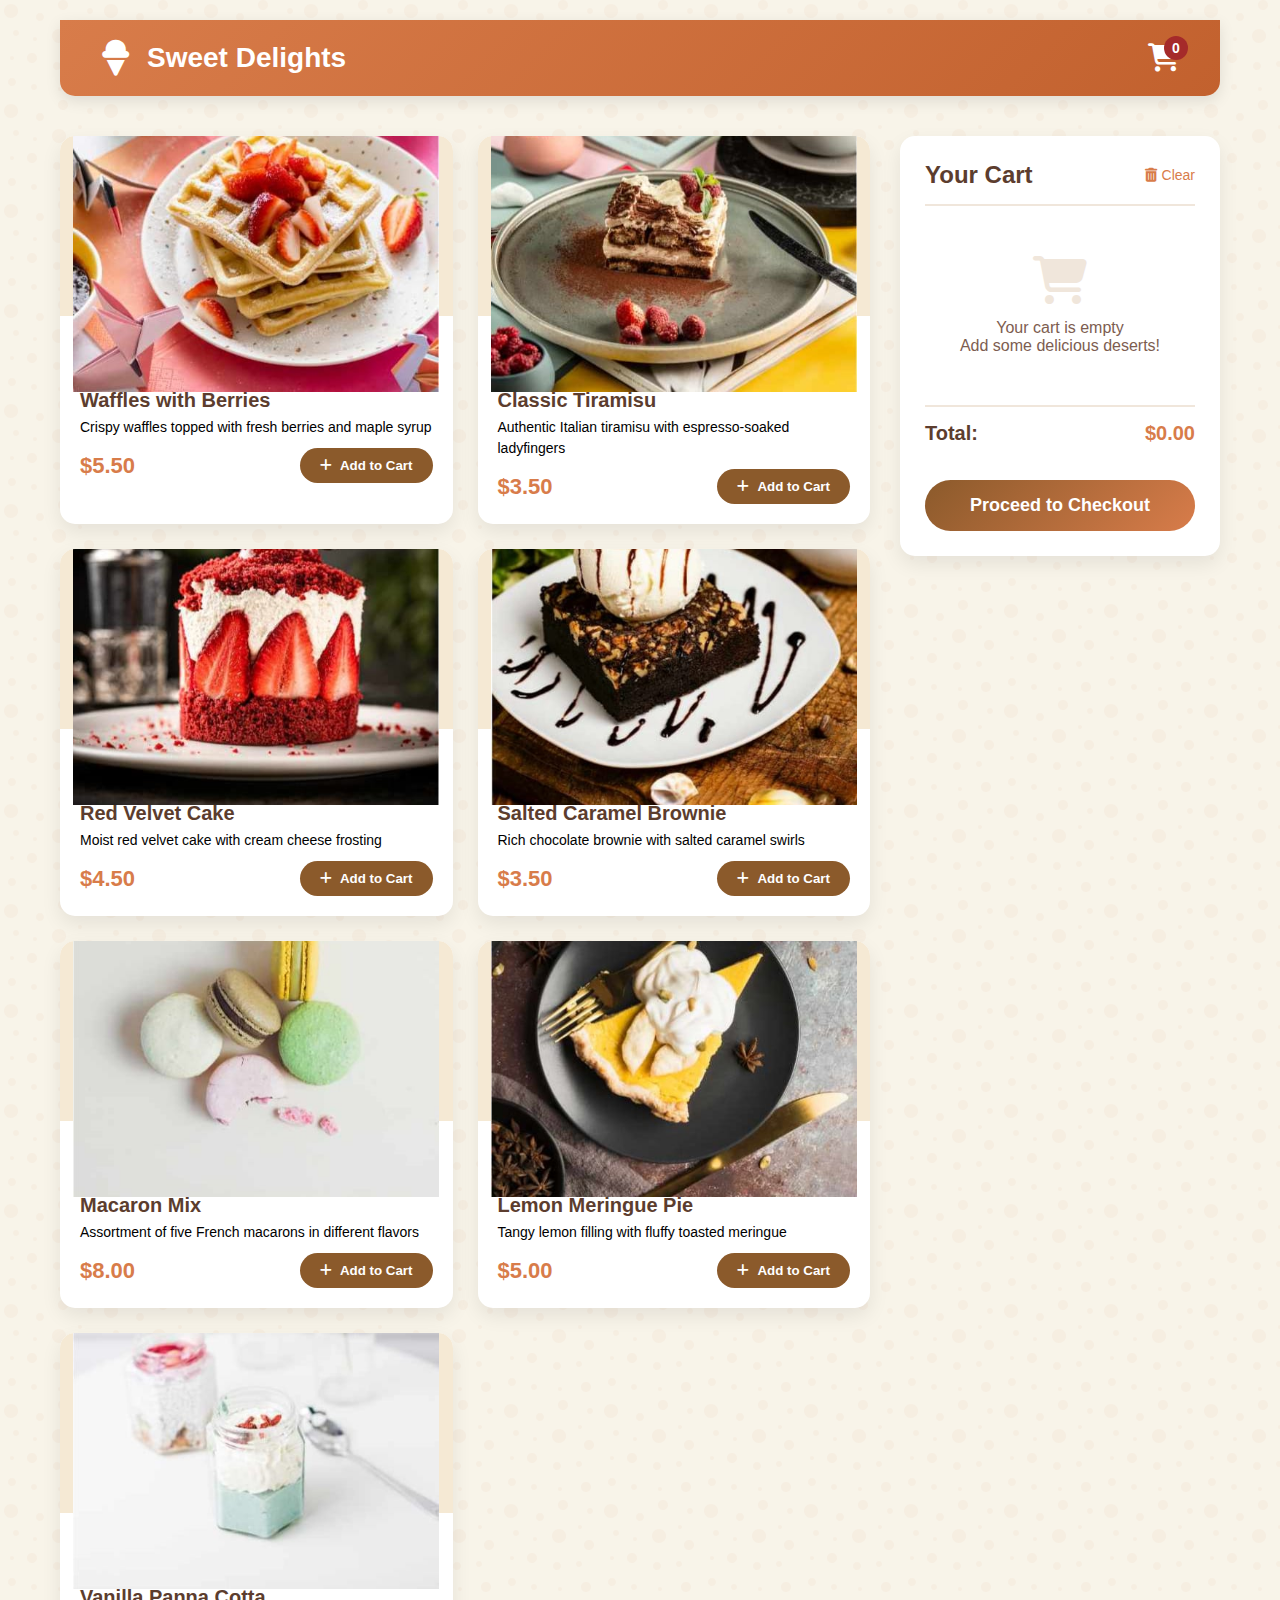
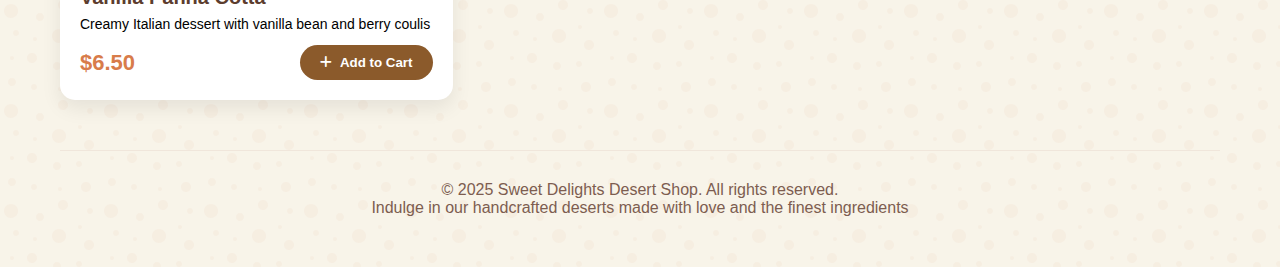
<file: index2.html>
<!DOCTYPE html>
<html lang="en">
<head>
  <meta charset="UTF-8">
  <meta name="viewport" content="width=device-width, initial-scale=1.0">
  <title>Sweet Delights Desert Shop</title>
  <link rel="stylesheet" href="https://cdnjs.cloudflare.com/ajax/libs/font-awesome/6.4.0/css/all.min.css">
  <link rel="stylesheet" href="input2.css">
  
</head>
<body>
  <div class="container">
    <!-- Header -->
    <header>
      <div class="logo">
        <i class="fas fa-ice-cream"></i>
        Sweet Delights
      </div>
      <div class="cart-icon" id="cartIcon">
        <i class="fas fa-shopping-cart"></i>
        <div class="cart-count" id="cartCount">0</div>
      </div>
    </header>
    
    <!-- Main Content -->
    <div class="main-content">
      <!-- Products Grid -->
      <div class="products-grid">
        <!-- Product 1 -->
        <div class="product-card">
          <div class="product-image">
            <i class=""><img src="assets/images/image-waffle-desktop.jpg" alt=""></i>
             <!-- <img src="assets/images/image-waffle-desktop.jpg" alt=""> -->
          </div>
          <div class="product-details">
            <h3 class="product-title">Waffles with Berries</h3>
            <p class="product-description">Crispy waffles topped with fresh berries and maple syrup</p>
            <div class="product-footer">
              <div class="product-price">$5.50</div>
              <button class="add-to-cart" data-id="1" data-name="Waffles with Berries" data-price="5.50">
                <i class="fas fa-plus"></i> Add to Cart
              </button>
            </div>
          </div>
        </div>
        
        <!-- Product 2 -->
        <div class="product-card">
          <div class="product-image">
            <i class=""><img src="assets/images/image-tiramisu-desktop.jpg" alt=""></i>
          </div>
          <div class="product-details">
            <h3 class="product-title">Classic Tiramisu</h3>
            <p class="product-description">Authentic Italian tiramisu with espresso-soaked ladyfingers</p>
            <div class="product-footer">
              <div class="product-price">$3.50</div>
              <button class="add-to-cart" data-id="2" data-name="Classic Tiramisu" data-price="3.50">
                <i class="fas fa-plus"></i> Add to Cart
              </button>
            </div>
          </div>
        </div>
        
        <!-- Product 3 -->
        <div class="product-card">
          <div class="product-image">
            <i class=""><img src="assets/images/image-cake-desktop.jpg" alt=""></i>
          </div>
          <div class="product-details">
            <h3 class="product-title">Red Velvet Cake</h3>
            <p class="product-description">Moist red velvet cake with cream cheese frosting</p>
            <div class="product-footer">
              <div class="product-price">$4.50</div>
              <button class="add-to-cart" data-id="3" data-name="Red Velvet Cake" data-price="4.50">
                <i class="fas fa-plus"></i> Add to Cart
              </button>
            </div>
          </div>
        </div>
        
        <!-- Product 4 -->
        <div class="product-card">
          <div class="product-image">
            <i class=""><img src="assets/images/image-brownie-desktop.jpg" alt=""></i>
          </div>
          <div class="product-details">
            <h3 class="product-title">Salted Caramel Brownie</h3>
            <p class="product-description">Rich chocolate brownie with salted caramel swirls</p>
            <div class="product-footer">
              <div class="product-price">$3.50</div>
              <button class="add-to-cart" data-id="4" data-name="Salted Caramel Brownie" data-price="3.50">
                <i class="fas fa-plus"></i> Add to Cart
              </button>
            </div>
          </div>
        </div>
        
        <!-- Product 5 -->
        <div class="product-card">
          <div class="product-image">
            <i class=""><img src="assets/images/image-macaron-desktop.jpg" alt=""></i>
          </div>
          <div class="product-details">
            <h3 class="product-title">Macaron Mix</h3>
            <p class="product-description">Assortment of five French macarons in different flavors</p>
            <div class="product-footer">
              <div class="product-price">$8.00</div>
              <button class="add-to-cart" data-id="5" data-name="Macaron Mix" data-price="8.00">
                <i class="fas fa-plus"></i> Add to Cart
              </button>
            </div>
          </div>
        </div>
        
        <!-- Product 6 -->
        <div class="product-card">
          <div class="product-image">
            <i class=""><img src="assets/images/image-meringue-desktop.jpg" alt=""></i>
          </div>
          <div class="product-details">
            <h3 class="product-title">Lemon Meringue Pie</h3>
            <p class="product-description">Tangy lemon filling with fluffy toasted meringue</p>
            <div class="product-footer">
              <div class="product-price">$5.00</div>
              <button class="add-to-cart" data-id="6" data-name="Lemon Meringue Pie" data-price="5.00">
                <i class="fas fa-plus"></i> Add to Cart
              </button>
            </div>
          </div>
        </div>
        
        <!-- Product 7 -->
        <div class="product-card">
          <div class="product-image">
            <i class=""><img src="assets/images/image-panna-cotta-desktop.jpg" alt=""></i>
          </div>
          <div class="product-details">
            <h3 class="product-title">Vanilla Panna Cotta</h3>
            <p class="product-description">Creamy Italian dessert with vanilla bean and berry coulis</p>
            <div class="product-footer">
              <div class="product-price">$6.50</div>
              <button class="add-to-cart" data-id="7" data-name="Vanilla Panna Cotta" data-price="6.50">
                <i class="fas fa-plus"></i> Add to Cart
              </button>
            </div>
          </div>
        </div>
      </div>
      
      <!-- Cart Sidebar -->
      <div class="cart-sidebar">
        <div class="cart-header">
          <h2 class="cart-title">Your Cart</h2>
          <button class="clear-cart" id="clearCart">
            <i class="fas fa-trash-alt"></i> Clear
          </button>
        </div>
        
        <div class="cart-items" id="cartItems">
          <div class="empty-cart-message">
            <i class="fas fa-shopping-cart"></i>
            <p>Your cart is empty</p>
            <p>Add some delicious deserts!</p>
          </div>
        </div>
        
        <div class="cart-total">
          <span class="total-label">Total:</span>
          <span class="total-amount" id="cartTotal">$0.00</span>
        </div>
        
        <button class="checkout-btn">Proceed to Checkout</button>
      </div>
    </div>
    
    <!-- Footer -->
    <footer>
      <p>&copy; 2025 Sweet Delights Desert Shop. All rights reserved.</p>
      <p>Indulge in our handcrafted deserts made with love and the finest ingredients</p>
    </footer>
  </div>

<script src="script2.js"></script>
</body>
</html>
</file>
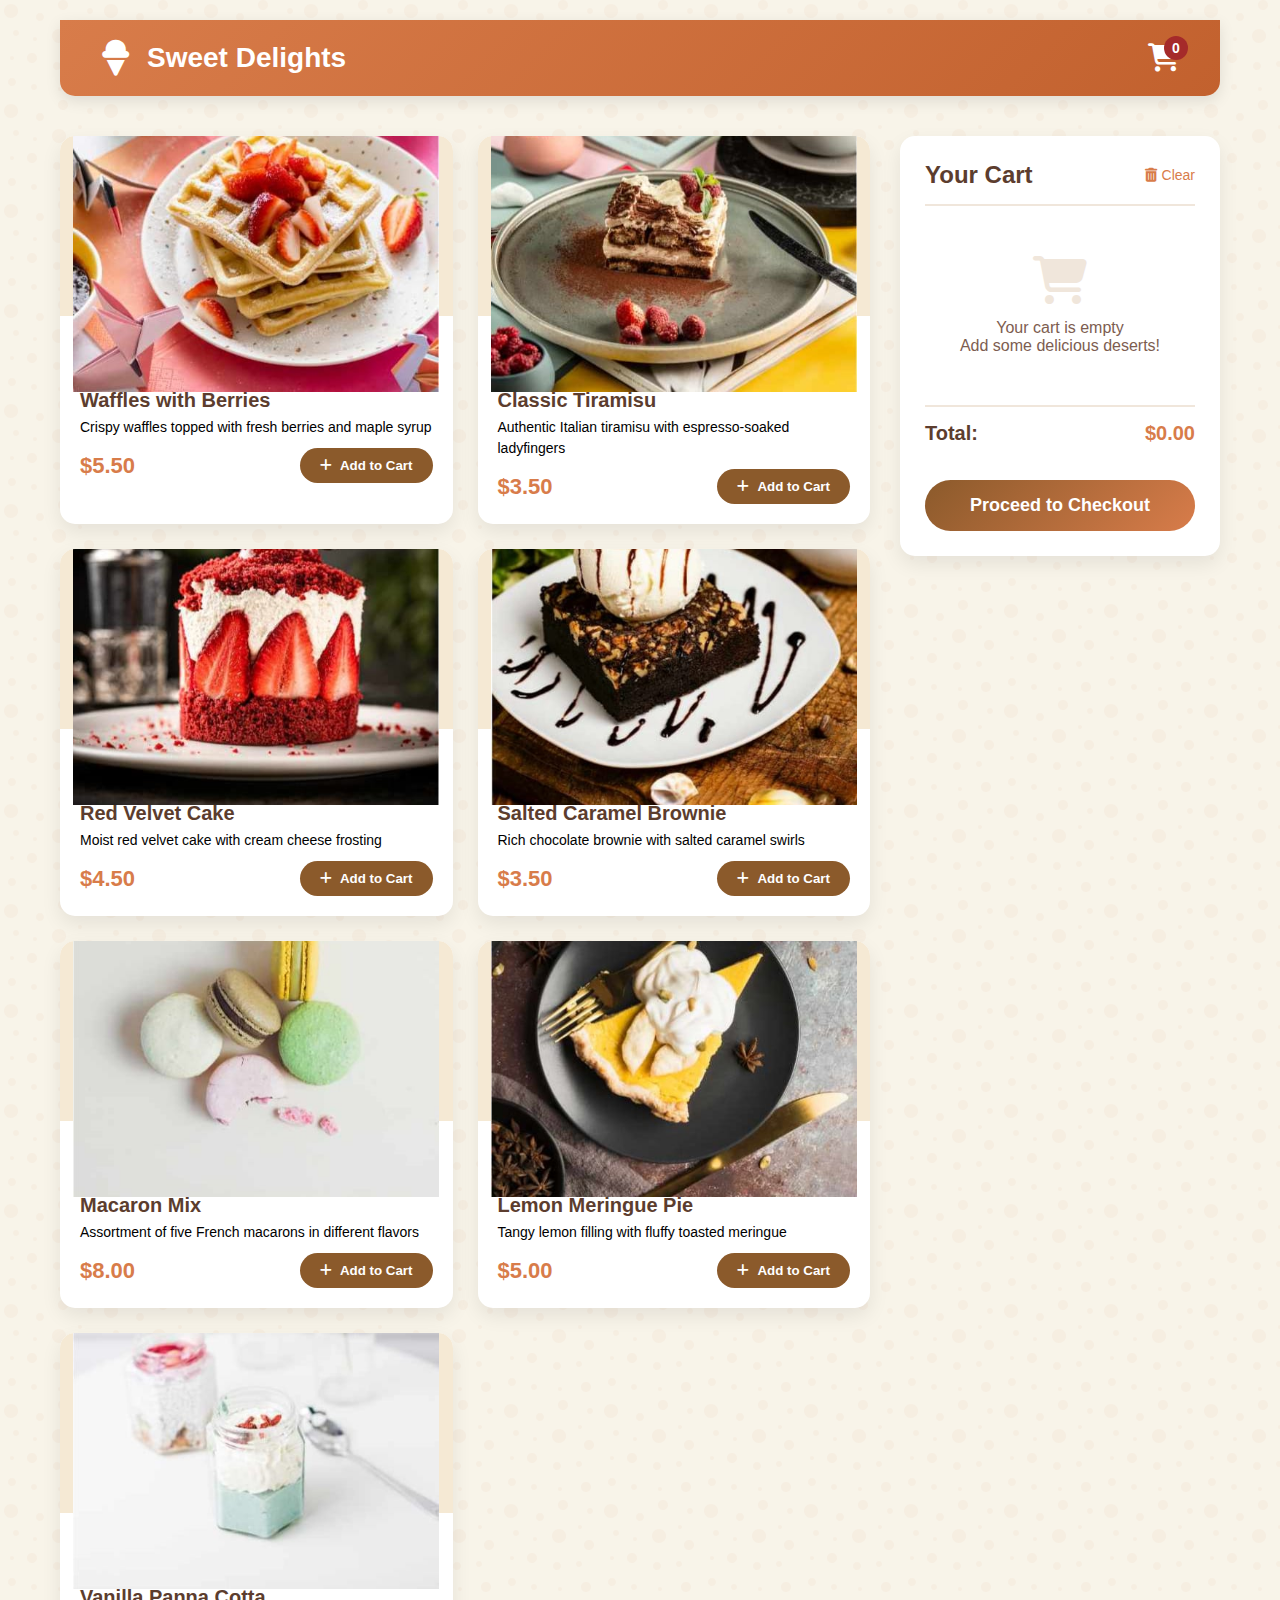
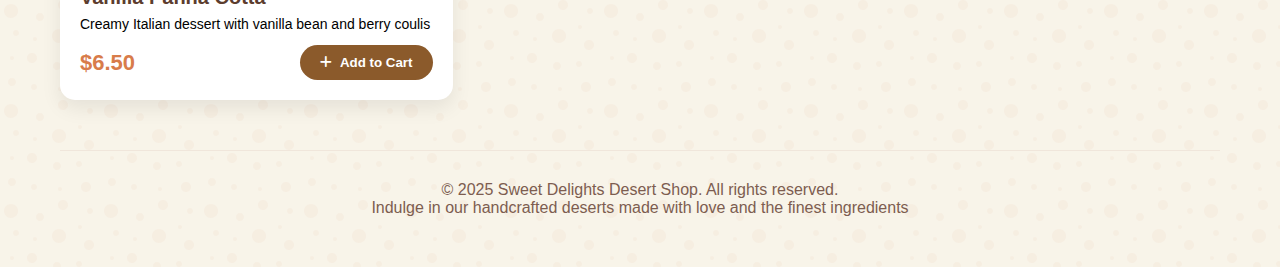
<file: menu.html>
<!DOCTYPE html>
<html lang="en">
<head>
  <meta charset="UTF-8">
  <meta name="viewport" content="width=device-width, initial-scale=1.0">
  <title>Sweet Delights Desert Shop</title>
  <link rel="stylesheet" href="https://cdnjs.cloudflare.com/ajax/libs/font-awesome/6.4.0/css/all.min.css">
  <link rel="stylesheet" href="input2.css">
  
</head>
<body>
  <div class="container">
    <!-- Header -->
    <header>
      <div class="logo">
        <i class="fas fa-ice-cream"></i>
        Sweet Delights
      </div>
      <div class="cart-icon" id="cartIcon">
        <i class="fas fa-shopping-cart"></i>
        <div class="cart-count" id="cartCount">0</div>
      </div>
    </header>
    
    <!-- Main Content -->
    <div class="main-content">
      <!-- Products Grid -->
      <div class="products-grid">
        <!-- Product 1 -->
        <div class="product-card">
          <div class="product-image">
            <i class=""><img src="assets/images/image-waffle-desktop.jpg" alt=""></i>
             <!-- <img src="assets/images/image-waffle-desktop.jpg" alt=""> -->
          </div>
          <div class="product-details">
            <h3 class="product-title">Waffles with Berries</h3>
            <p class="product-description">Crispy waffles topped with fresh berries and maple syrup</p>
            <div class="product-footer">
              <div class="product-price">$5.50</div>
              <button class="add-to-cart" data-id="1" data-name="Waffles with Berries" data-price="5.50">
                <i class="fas fa-plus"></i> Add to Cart
              </button>
            </div>
          </div>
        </div>
        
        <!-- Product 2 -->
        <div class="product-card">
          <div class="product-image">
            <i class=""><img src="assets/images/image-tiramisu-desktop.jpg" alt=""></i>
          </div>
          <div class="product-details">
            <h3 class="product-title">Classic Tiramisu</h3>
            <p class="product-description">Authentic Italian tiramisu with espresso-soaked ladyfingers</p>
            <div class="product-footer">
              <div class="product-price">$3.50</div>
              <button class="add-to-cart" data-id="2" data-name="Classic Tiramisu" data-price="3.50">
                <i class="fas fa-plus"></i> Add to Cart
              </button>
            </div>
          </div>
        </div>
        
        <!-- Product 3 -->
        <div class="product-card">
          <div class="product-image">
            <i class=""><img src="assets/images/image-cake-desktop.jpg" alt=""></i>
          </div>
          <div class="product-details">
            <h3 class="product-title">Red Velvet Cake</h3>
            <p class="product-description">Moist red velvet cake with cream cheese frosting</p>
            <div class="product-footer">
              <div class="product-price">$4.50</div>
              <button class="add-to-cart" data-id="3" data-name="Red Velvet Cake" data-price="4.50">
                <i class="fas fa-plus"></i> Add to Cart
              </button>
            </div>
          </div>
        </div>
        
        <!-- Product 4 -->
        <div class="product-card">
          <div class="product-image">
            <i class=""><img src="assets/images/image-brownie-desktop.jpg" alt=""></i>
          </div>
          <div class="product-details">
            <h3 class="product-title">Salted Caramel Brownie</h3>
            <p class="product-description">Rich chocolate brownie with salted caramel swirls</p>
            <div class="product-footer">
              <div class="product-price">$3.50</div>
              <button class="add-to-cart" data-id="4" data-name="Salted Caramel Brownie" data-price="3.50">
                <i class="fas fa-plus"></i> Add to Cart
              </button>
            </div>
          </div>
        </div>
        
        <!-- Product 5 -->
        <div class="product-card">
          <div class="product-image">
            <i class=""><img src="assets/images/image-macaron-desktop.jpg" alt=""></i>
          </div>
          <div class="product-details">
            <h3 class="product-title">Macaron Mix</h3>
            <p class="product-description">Assortment of five French macarons in different flavors</p>
            <div class="product-footer">
              <div class="product-price">$8.00</div>
              <button class="add-to-cart" data-id="5" data-name="Macaron Mix" data-price="8.00">
                <i class="fas fa-plus"></i> Add to Cart
              </button>
            </div>
          </div>
        </div>
        
        <!-- Product 6 -->
        <div class="product-card">
          <div class="product-image">
            <i class=""><img src="assets/images/image-meringue-desktop.jpg" alt=""></i>
          </div>
          <div class="product-details">
            <h3 class="product-title">Lemon Meringue Pie</h3>
            <p class="product-description">Tangy lemon filling with fluffy toasted meringue</p>
            <div class="product-footer">
              <div class="product-price">$5.00</div>
              <button class="add-to-cart" data-id="6" data-name="Lemon Meringue Pie" data-price="5.00">
                <i class="fas fa-plus"></i> Add to Cart
              </button>
            </div>
          </div>
        </div>
        
        <!-- Product 7 -->
        <div class="product-card">
          <div class="product-image">
            <i class=""><img src="assets/images/image-panna-cotta-desktop.jpg" alt=""></i>
          </div>
          <div class="product-details">
            <h3 class="product-title">Vanilla Panna Cotta</h3>
            <p class="product-description">Creamy Italian dessert with vanilla bean and berry coulis</p>
            <div class="product-footer">
              <div class="product-price">$6.50</div>
              <button class="add-to-cart" data-id="7" data-name="Vanilla Panna Cotta" data-price="6.50">
                <i class="fas fa-plus"></i> Add to Cart
              </button>
            </div>
          </div>
        </div>
      </div>
      
      <!-- Cart Sidebar -->
      <div class="cart-sidebar">
        <div class="cart-header">
          <h2 class="cart-title">Your Cart</h2>
          <button class="clear-cart" id="clearCart">
            <i class="fas fa-trash-alt"></i> Clear
          </button>
        </div>
        
        <div class="cart-items" id="cartItems">
          <div class="empty-cart-message">
            <i class="fas fa-shopping-cart"></i>
            <p>Your cart is empty</p>
            <p>Add some delicious deserts!</p>
          </div>
        </div>
        
        <div class="cart-total">
          <span class="total-label">Total:</span>
          <span class="total-amount" id="cartTotal">$0.00</span>
        </div>
        
        <button class="checkout-btn">Proceed to Checkout</button>
      </div>
    </div>
    
    <!-- Footer -->
    <footer>
      <p>&copy; 2025 Sweet Delights Desert Shop. All rights reserved.</p>
      <p>Indulge in our handcrafted deserts made with love and the finest ingredients</p>
    </footer>
  </div>

<script src="script2.js"></script>
</body>
</html>
</file>
<file: input2.css>
* {
      margin: 0;
      padding: 0;
      box-sizing: border-box;
      font-family: 'Segoe UI', Tahoma, Geneva, Verdana, sans-serif;
    }
    
    body {
      background-color: #f8f4e9;
      color: #5c3d2e;
      background-image: url("data:image/svg+xml,%3Csvg width='100' height='100' viewBox='0 0 100 100' xmlns='http://www.w3.org/2000/svg'%3E%3Cpath d='M11 18c3.866 0 7-3.134 7-7s-3.134-7-7-7-7 3.134-7 7 3.134 7 7 7zm48 25c3.866 0 7-3.134 7-7s-3.134-7-7-7-7 3.134-7 7 3.134 7 7 7zm-43-7c1.657 0 3-1.343 3-3s-1.343-3-3-3-3 1.343-3 3 1.343 3 3 3zm63 31c1.657 0 3-1.343 3-3s-1.343-3-3-3-3 1.343-3 3 1.343 3 3 3zM34 90c1.657 0 3-1.343 3-3s-1.343-3-3-3-3 1.343-3 3 1.343 3 3 3zm56-76c1.657 0 3-1.343 3-3s-1.343-3-3-3-3 1.343-3 3 1.343 3 3 3zM12 86c2.21 0 4-1.79 4-4s-1.79-4-4-4-4 1.79-4 4 1.79 4 4 4zm28-65c2.21 0 4-1.79 4-4s-1.79-4-4-4-4 1.79-4 4 1.79 4 4 4zm23-11c2.76 0 5-2.24 5-5s-2.24-5-5-5-5 2.24-5 5 2.24 5 5 5zm-6 60c2.21 0 4-1.79 4-4s-1.79-4-4-4-4 1.79-4 4 1.79 4 4 4zm29 22c2.76 0 5-2.24 5-5s-2.24-5-5-5-5 2.24-5 5 2.24 5 5 5zM32 63c2.76 0 5-2.24 5-5s-2.24-5-5-5-5 2.24-5 5 2.24 5 5 5zm57-13c2.76 0 5-2.24 5-5s-2.24-5-5-5-5 2.24-5 5 2.24 5 5 5zm-9-21c1.105 0 2-.895 2-2s-.895-2-2-2-2 .895-2 2 .895 2 2 2zM60 91c1.105 0 2-.895 2-2s-.895-2-2-2-2 .895-2 2 .895 2 2 2zM35 41c1.105 0 2-.895 2-2s-.895-2-2-2-2 .895-2 2 .895 2 2 2zM12 60c1.105 0 2-.895 2-2s-.895-2-2-2-2 .895-2 2 .895 2 2 2z' fill='%23d87c4a' fill-opacity='0.05' fill-rule='evenodd'/%3E%3C/svg%3E");
    }

    /* p{
        color: black;
    } */
    
    .container {
      max-width: 1200px;
      margin: 0 auto;
      padding: 20px;
    }
    
    /* Header Styles */
    header {
      background: linear-gradient(135deg, #d87c4a, #c2612e);
      color: white;
      padding: 20px 40px;
      border-radius: 0 0 15px 15px;
      box-shadow: 0 5px 15px rgba(0, 0, 0, 0.1);
      display: flex;
      justify-content: space-between;
      align-items: center;
      margin-bottom: 40px;
    }
    
    .logo {
      display: flex;
      align-items: center;
      font-size: 28px;
      font-weight: bold;
    }
    
    .logo i {
      margin-right: 15px;
      font-size: 36px;
    }
    
    .cart-icon {
      position: relative;
      cursor: pointer;
    }
    
    .cart-icon i {
      font-size: 28px;
    }
    
    .cart-count {
      position: absolute;
      top: -8px;
      right: -8px;
      background: #a52a2a;
      color: white;
      width: 24px;
      height: 24px;
      border-radius: 50%;
      display: flex;
      justify-content: center;
      align-items: center;
      font-size: 14px;
      font-weight: bold;
    }
    
    /* Main Content */
    .main-content {
      display: flex;
      gap: 30px;
    }
    
    /* Products Grid */
    .products-grid {
      flex: 3;
      display: grid;
      grid-template-columns: repeat(auto-fill, minmax(280px, 1fr));
      gap: 25px;
    }
    
    .product-card {
      background: white;
      border-radius: 15px;
      overflow: hidden;
      box-shadow: 0 8px 20px rgba(0, 0, 0, 0.08);
      transition: transform 0.3s, box-shadow 0.3s;
    }
    
    .product-card:hover {
      transform: translateY(-10px);
      box-shadow: 0 15px 30px rgba(0, 0, 0, 0.15);
    }
    
    .product-image {
      height: 180px;
      display: flex;
      justify-content: center;
      align-items: center;
      background: #f5e9d4;
    }
    
    .product-image img {
      max-width: 100%;
      max-height: 350px;
      object-fit: cover;
    }
    .product-image i {
      font-size: 80px;
      color: #d87c4a;
    }
    
    .product-details {
      padding: 20px;
    }
    
    .product-title {
      font-size: 20px;
      font-weight: bold;
      margin-bottom: 5px;
      margin-top: 53px;
      color: #5c3d2e;
    }
    
    .product-description {
      color: black;
      margin-bottom: 10px;
      /* margin-top: 50px; */
      font-size: 14px;
      line-height: 1.5;
    }
    
    .product-footer {
      display: flex;
      justify-content: space-between;
      align-items: center;
    }
    
    .product-price {
      font-size: 22px;
      font-weight: bold;
      color: #d87c4a;
    }
    
    .add-to-cart {
      background: #8B5A2B;
      color: white;
      border: none;
      padding: 10px 20px;
      border-radius: 30px;
      cursor: pointer;
      font-weight: 600;
      display: flex;
      align-items: center;
      gap: 8px;
      transition: background 0.3s;
    }
    
    .add-to-cart:hover {
      background: #a52a2a;
    }
    
    /* Cart Sidebar */
    .cart-sidebar {
      flex: 1;
      background: white;
      border-radius: 15px;
      padding: 25px;
      box-shadow: 0 8px 20px rgba(0, 0, 0, 0.08);
      height: fit-content;
    }
    
    .cart-header {
      display: flex;
      justify-content: space-between;
      align-items: center;
      border-bottom: 2px solid #f0e6db;
      padding-bottom: 15px;
      margin-bottom: 20px;
    }
    
    .cart-title {
      font-size: 24px;
      font-weight: bold;
      color: #5c3d2e;
    }
    
    .clear-cart {
      background: none;
      border: none;
      color: #d87c4a;
      cursor: pointer;
      font-size: 14px;
      display: flex;
      align-items: center;
      gap: 5px;
    }
    
    .cart-items {
      max-height: 400px;
      overflow-y: auto;
      margin-bottom: 20px;
    }
    
    .cart-item {
      display: flex;
      align-items: center;
      padding: 15px 0;
      border-bottom: 1px solid #f0e6db;
    }
    
    .cart-item:last-child {
      border-bottom: none;
    }
    
    .item-info {
      flex: 1;
      padding: 0 15px;
    }
    
    .item-name {
      font-weight: 600;
      margin-bottom: 5px;
      color: #5c3d2e;
    }
    
    .item-price {
      color: #d87c4a;
      font-weight: 600;
    }
    
    .item-quantity {
      display: flex;
      align-items: center;
      gap: 10px;
      margin-top: 5px;
    }
    
    .quantity-btn {
      width: 28px;
      height: 28px;
      border-radius: 50%;
      background: #f0e6db;
      border: none;
      cursor: pointer;
      font-weight: bold;
      display: flex;
      justify-content: center;
      align-items: center;
    }
    
    .remove-item {
      background: none;
      border: none;
      color: #a52a2a;
      cursor: pointer;
      font-size: 18px;
      width: 32px;
      height: 32px;
      display: flex;
      justify-content: center;
      align-items: center;
      border-radius: 50%;
      transition: background 0.3s;
    }
    
    .remove-item:hover {
      background: #f9e9e9;
    }
    
    .cart-total {
      display: flex;
      justify-content: space-between;
      font-size: 20px;
      font-weight: bold;
      padding: 15px 0;
      border-top: 2px solid #f0e6db;
      margin-top: 10px;
    }
    
    .total-label {
      color: #5c3d2e;
    }
    
    .total-amount {
      color: #d87c4a;
    }
    
    .checkout-btn {
      width: 100%;
      background: linear-gradient(135deg, #8B5A2B, #d87c4a);
      color: white;
      border: none;
      padding: 15px;
      border-radius: 30px;
      font-size: 18px;
      font-weight: bold;
      cursor: pointer;
      margin-top: 20px;
      transition: transform 0.3s, box-shadow 0.3s;
    }
    
    .checkout-btn:hover {
      transform: translateY(-3px);
      box-shadow: 0 5px 15px rgba(139, 90, 43, 0.4);
    }
    
    .empty-cart-message {
      text-align: center;
      padding: 30px 0;
      color: #7d5d50;
    }
    
    .empty-cart-message i {
      font-size: 48px;
      margin-bottom: 15px;
      color: #f0e6db;
    }
    
    /* Footer */
    footer {
      text-align: center;
      padding: 30px 0;
      color: #7d5d50;
      margin-top: 50px;
      border-top: 1px solid #f0e6db;
    }
    
    @media (max-width: 900px) {
      .main-content {
        flex-direction: column;
      }
      
      .products-grid {
        grid-template-columns: repeat(auto-fill, minmax(250px, 1fr));
      }
    }
    
    @media (max-width: 600px) {
      .products-grid {
        grid-template-columns: 1fr;
      }
      
      header {
        padding: 15px 20px;
      }
      
      .logo {
        font-size: 22px;
      }
    }
    @media (max-width: 400px) {
      .cart-sidebar {
        width: 100%;
        position: fixed;
        right: 0;
        top: 0;
        height: 100%;
        overflow-y: auto;
        z-index: 1000;
        padding: 20px;
      }
      
      .cart-icon {
        position: static;
      }
      
      .cart-count {
        position: absolute;
        top: -10px;
        right: -10px;
      }
    }
</file>
